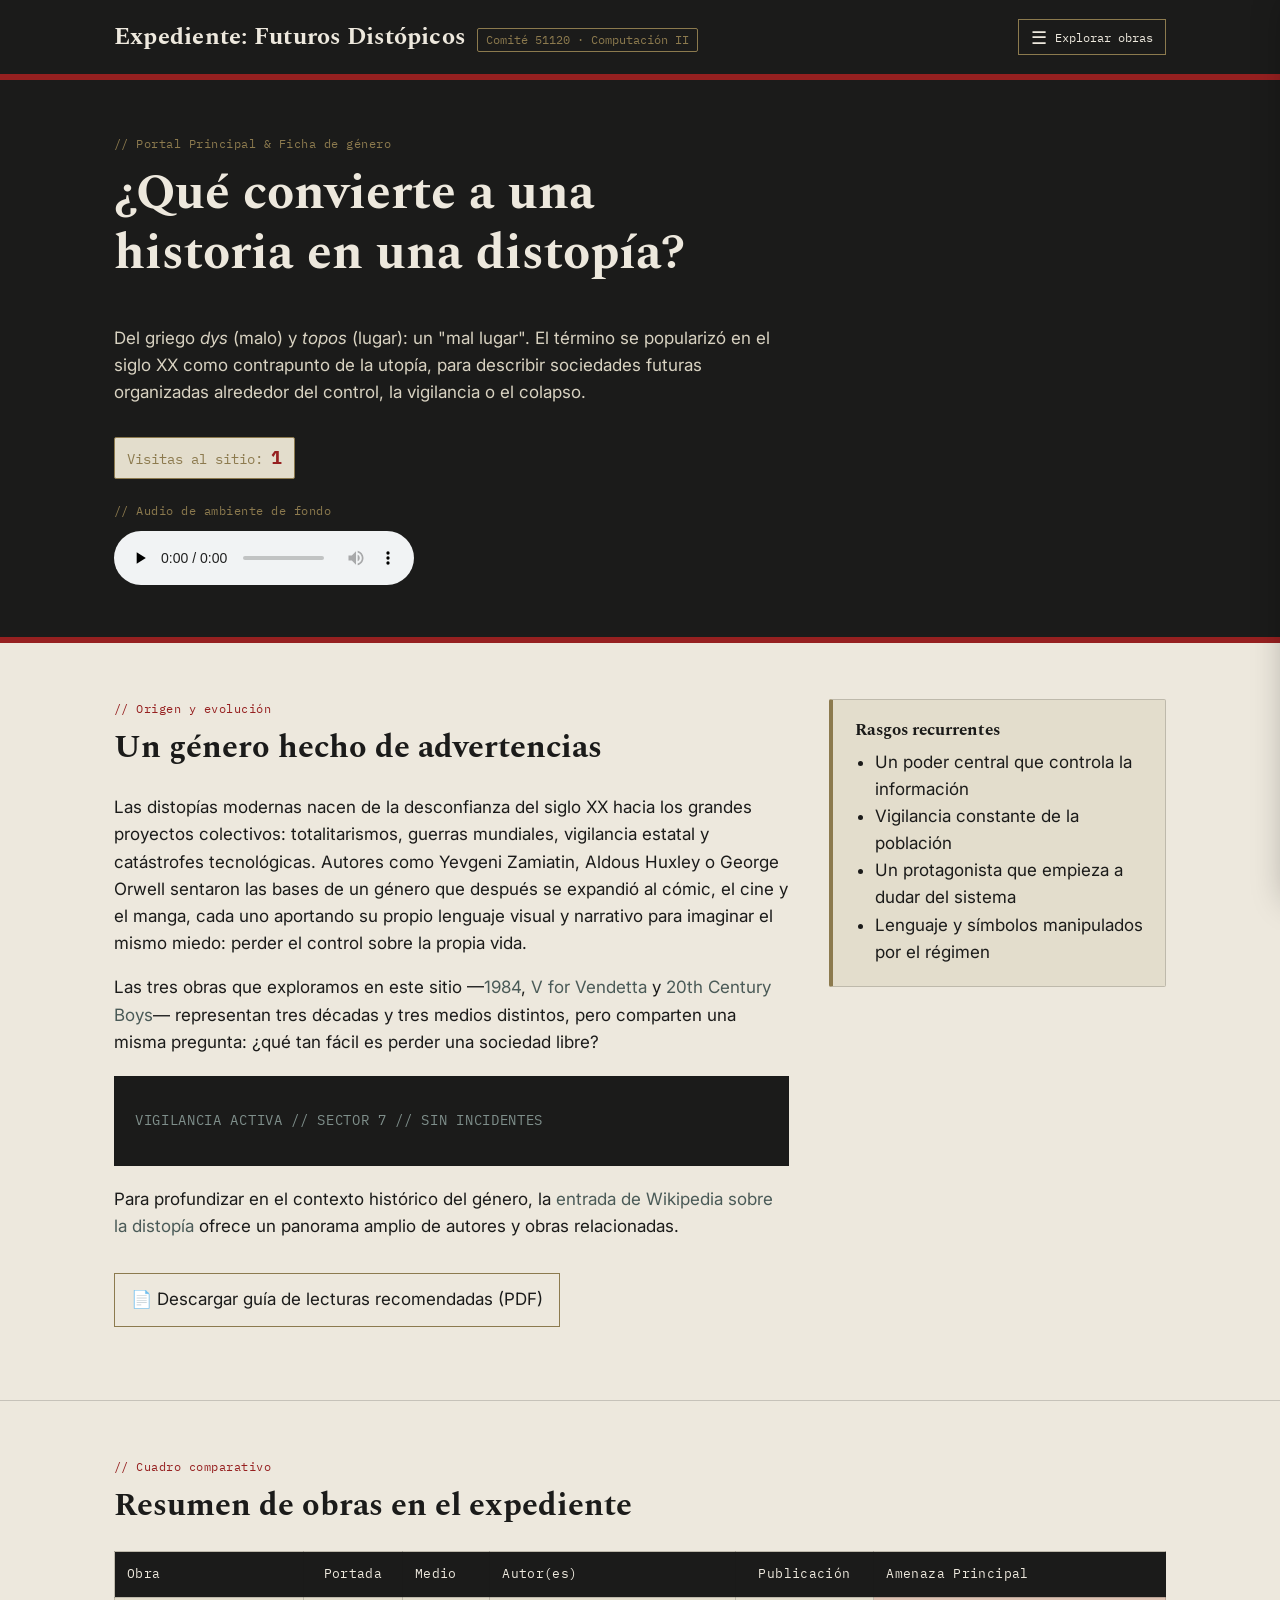
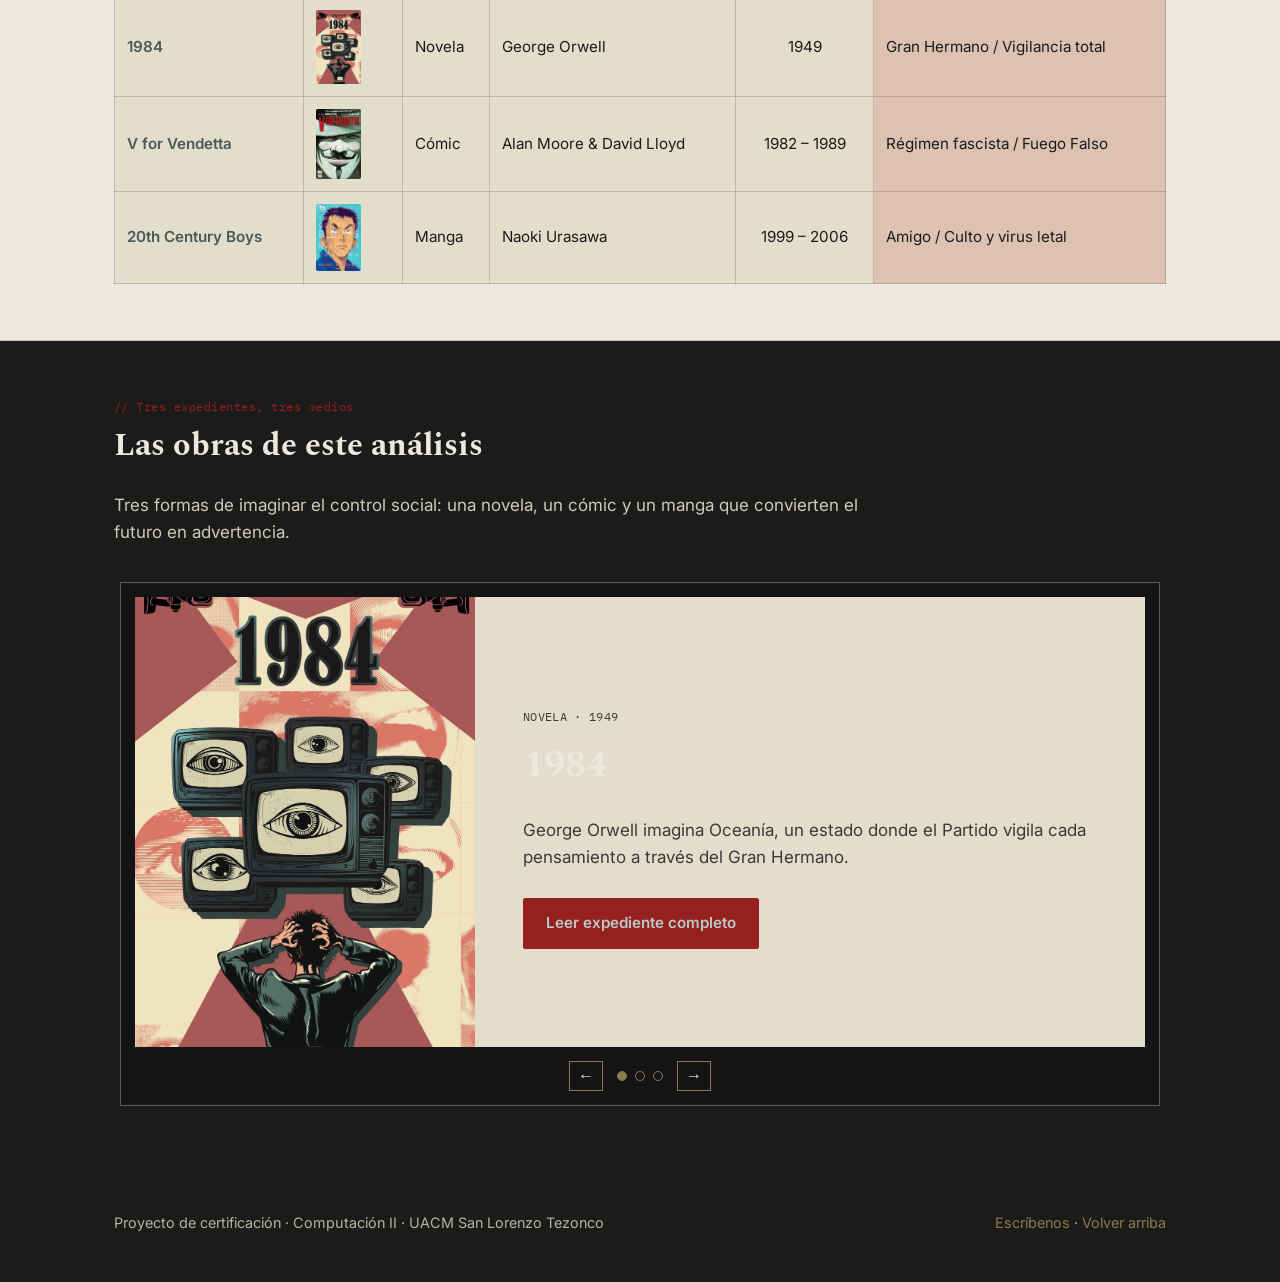
<file: index.html>
<!DOCTYPE html>
<html lang="es">
<head>
<meta charset="UTF-8">
<meta name="viewport" content="width=device-width, initial-scale=1">
<title>El género distópico — Expediente: Futuros Distópicos</title>
<meta name="description" content="Historia y rasgos del género de ficción distópica, con tabla comparativa de las tres obras analizadas.">
<link rel="icon" href="img/favicon.png" type="image/png">
<link href="https://fonts.googleapis.com/css2?family=Spectral:wght@400;600;700&family=Inter:wght@400;500;600;700&family=IBM+Plex+Mono:wght@400;500&display=swap" rel="stylesheet">
<link rel="stylesheet" href="css/tema.css">
<!-- 5.a Hoja de estilo externa -->
<link rel="stylesheet" href="css/styles.css">
<!-- 5.b Estilos incrustados específicos de esta página -->
<style>
  .genre-hero{
    background: var(--ink);
    color: var(--paper);
    padding: 54px 0 44px;
    border-bottom: 6px solid var(--red);
  }
  .genre-hero h1{ color: var(--paper); max-width: 22ch; }
  .counter-box { font-family: var(--mono); font-size: 0.85rem; color: var(--gold); border: 1px solid var(--gold); display: inline-block; padding: 6px 12px; margin-top: 14px; }
  .doc-link{
    display: inline-flex;
    align-items: center;
    gap: 10px;
    border: 1px solid var(--gold);
    padding: 12px 16px;
    margin-top: 16px;
    color: var(--ink);
  }
  .doc-link:hover{ background: var(--gold); color: var(--paper); }
</style>
</head>
<body>
<a class="skip-link" href="#contenido-principal">Saltar al contenido</a>

<header class="site-header">
  <div class="site-header__bar">
    <div class="site-header__title">
      <a href="index.html">Expediente: Futuros Distópicos</a>
      <span class="site-header__tag">Comité 51120 · Computación II</span>
    </div>
    <button class="nav-toggle" type="button" aria-expanded="false" aria-controls="menu-principal"><span class="nav-toggle__icon" aria-hidden="true">☰</span> Explorar obras</button>
    <nav class="side-menu" id="menu-principal" aria-label="Navegación por categorías" aria-hidden="true">
      <div class="side-menu__header"><p class="side-menu__title">Explorar el expediente</p><button class="side-menu__close" type="button" aria-label="Cerrar menú">×</button></div>
      <a class="side-menu__main" href="index.html" aria-current="page">El género</a>
      <details><summary>Novelas</summary><ul><li><a href="1984.html">1984</a></li></ul></details>
      <details><summary>Cómics</summary><ul><li><a href="v-for-vendetta.html">V for Vendetta</a></li></ul></details>
      <details><summary>Manga</summary><ul><li><a href="20th-century-boys.html">20th Century Boys</a></li></ul></details>
      <!-- Añadir aquí nuevas categorías y sus obras conforme crezca el expediente. -->
      <a class="side-menu__main" href="contacto.html">Contacto</a>
    </nav>
  </div>
</header>

<main id="contenido-principal">

  <section class="genre-hero">
    <div class="container">
      <p class="section-label" style="color:var(--gold);">// Portal Principal &amp; Ficha de género</p>
      <h1>¿Qué convierte a una historia en una distopía?</h1>
      <p class="lede" style="color:#d8d2c1; max-width:60ch;">Del griego <em>dys</em> (malo) y <em>topos</em> (lugar): un "mal lugar". El término se popularizó en el siglo XX como contrapunto de la utopía, para describir sociedades futuras organizadas alrededor del control, la vigilancia o el colapso.</p>

      <!-- 13. Contador de visitas en portada con localStorage -->
      <div class="counter-box" id="contador-home" aria-live="polite">
        Visitas al sitio: <strong id="contador-home-numero">—</strong>
      </div>

      <!-- 12.3 Audio de fondo en home (sin loop) -->
      <div style="margin-top:22px;">
        <p class="section-label" style="color:var(--gold);">// Audio de ambiente de fondo</p>
        <audio controls preload="none" src="media/ambiente-fondo.mp3"></audio>
      </div>
    </div>
  </section>

  <section class="file-section">
    <div class="container layout-two">
      <article class="dossier-copy">
        <p class="section-label">// Origen y evolución</p>
        <h2>Un género hecho de advertencias</h2>
        <p>Las distopías modernas nacen de la desconfianza del siglo XX hacia los grandes proyectos colectivos: totalitarismos, guerras mundiales, vigilancia estatal y catástrofes tecnológicas. Autores como Yevgeni Zamiatin, Aldous Huxley o George Orwell sentaron las bases de un género que después se expandió al cómic, el cine y el manga, cada uno aportando su propio lenguaje visual y narrativo para imaginar el mismo miedo: perder el control sobre la propia vida.</p>
        <p>Las tres obras que exploramos en este sitio —<a href="1984.html">1984</a>, <a href="v-for-vendetta.html">V for Vendetta</a> y <a href="20th-century-boys.html">20th Century Boys</a>— representan tres décadas y tres medios distintos, pero comparten una misma pregunta: ¿qué tan fácil es perder una sociedad libre?</p>

        <div class="scanline-wrap" aria-hidden="true">
          <!-- 12.1 Animación (línea de escaneo en bucle) -->
          <div class="scanline"></div>
        </div>

        <p>
          Para profundizar en el contexto histórico del género, la
          <!-- 8.3 Hiperenlace a sitio externo, 9. abre en nueva ventana -->
          <a href="https://es.wikipedia.org/wiki/Distop%C3%ADa" target="_blank" rel="noopener noreferrer">entrada de Wikipedia sobre la distopía</a> ofrece un panorama amplio de autores y obras relacionadas.
        </p>

        <p id="lecturas">
          <!-- 8.4 Hiperenlace a un documento -->
          <a class="doc-link" href="docs/lecturas-recomendadas.pdf" target="_blank">
            📄 Descargar guía de lecturas recomendadas (PDF)
          </a>
        </p>
      </article>

      <aside class="sidenote">
        <h3>Rasgos recurrentes</h3>
        <ul>
          <li>Un poder central que controla la información</li>
          <li>Vigilancia constante de la población</li>
          <li>Un protagonista que empieza a dudar del sistema</li>
          <li>Lenguaje y símbolos manipulados por el régimen</li>
        </ul>
      </aside>
    </div>
  </section>

  <!-- 10. Tabla con >3 columnas/renglones, celda de imagen y celda con color distinto -->
  <section class="file-section">
    <div class="container">
      <p class="section-label">// Cuadro comparativo</p>
      <h2>Resumen de obras en el expediente</h2>
      <div style="overflow-x:auto; margin-top:20px;">
        <table class="dossier-table" style="width:100%; border-collapse:collapse; background:var(--paper-dark); border:1px solid var(--line);">
          <thead>
            <tr style="background-color: var(--ink); color: var(--paper);">
              <th style="padding:12px; border:1px solid var(--line); text-align:left;">Obra</th>
              <th style="padding:12px; border:1px solid var(--line); text-align:center;">Portada</th>
              <th style="padding:12px; border:1px solid var(--line); text-align:left;">Medio</th>
              <th style="padding:12px; border:1px solid var(--line); text-align:left;">Autor(es)</th>
              <th style="padding:12px; border:1px solid var(--line); text-align:center;">Publicación</th>
              <th style="padding:12px; border:1px solid var(--line); text-align:left;">Amenaza Principal</th>
            </tr>
          </thead>
          <tbody>
            <tr>
              <td style="padding:12px; border:1px solid var(--line); font-weight:600;"><a href="1984.html">1984</a></td>
              <td style="padding:12px; border:1px solid var(--line); text-align:center;"><img src="img/1984-portada.jpg" alt="1984" style="width:45px; height:auto; border-radius:2px;"></td>
              <td style="padding:12px; border:1px solid var(--line);">Novela</td>
              <td style="padding:12px; border:1px solid var(--line);">George Orwell</td>
              <td style="padding:12px; border:1px solid var(--line); text-align:center;">1949</td>
              <td style="padding:12px; border:1px solid var(--line); background-color: rgba(184, 41, 27, 0.15); color: var(--ink);">Gran Hermano / Vigilancia total</td>
            </tr>
            <tr>
              <td style="padding:12px; border:1px solid var(--line); font-weight:600;"><a href="v-for-vendetta.html">V for Vendetta</a></td>
              <td style="padding:12px; border:1px solid var(--line); text-align:center;"><img src="img/vendetta-portada.jpg" alt="V for Vendetta" style="width:45px; height:auto; border-radius:2px;"></td>
              <td style="padding:12px; border:1px solid var(--line);">Cómic</td>
              <td style="padding:12px; border:1px solid var(--line);">Alan Moore &amp; David Lloyd</td>
              <td style="padding:12px; border:1px solid var(--line); text-align:center;">1982 – 1989</td>
              <td style="padding:12px; border:1px solid var(--line); background-color: rgba(184, 41, 27, 0.15); color: var(--ink);">Régimen fascista / Fuego Falso</td>
            </tr>
            <tr>
              <td style="padding:12px; border:1px solid var(--line); font-weight:600;"><a href="20th-century-boys.html">20th Century Boys</a></td>
              <td style="padding:12px; border:1px solid var(--line); text-align:center;"><img src="img/20cb-portada.jpg" alt="20th Century Boys" style="width:45px; height:auto; border-radius:2px;"></td>
              <td style="padding:12px; border:1px solid var(--line);">Manga</td>
              <td style="padding:12px; border:1px solid var(--line);">Naoki Urasawa</td>
              <td style="padding:12px; border:1px solid var(--line); text-align:center;">1999 – 2006</td>
              <td style="padding:12px; border:1px solid var(--line); background-color: rgba(184, 41, 27, 0.15); color: var(--ink);">Amigo / Culto y virus letal</td>
            </tr>
          </tbody>
        </table>
      </div>
    </div>
  </section>

  <!-- 7. Carrusel de imágenes -->
  <section class="file-section file-section--dark" id="obras">
    <div class="container">
      <p class="section-label">// Tres expedientes, tres medios</p>
      <h2>Las obras de este análisis</h2>
      <p style="max-width:70ch; color:#cfc9b8;">Tres formas de imaginar el control social: una novela, un cómic y un manga que convierten el futuro en advertencia.</p>
      <div class="carousel works-carousel" aria-roledescription="carrusel" aria-label="Las obras de este análisis">
        <div class="carousel__track">
          <article class="carousel__slide work-carousel-card is-active" aria-label="1 de 3: 1984">
            <img src="img/1984-portada.jpg" alt="Portada de 1984">
            <div class="work-carousel-card__body"><p class="work-card__medium">NOVELA · 1949</p><h3>1984</h3><p>George Orwell imagina Oceanía, un estado donde el Partido vigila cada pensamiento a través del Gran Hermano.</p><a class="btn btn--solid" href="1984.html">Leer expediente completo</a></div>
          </article>
          <article class="carousel__slide work-carousel-card" aria-label="2 de 3: V for Vendetta">
            <img src="img/vendetta-portada.jpg" alt="Portada de V for Vendetta">
            <div class="work-carousel-card__body"><p class="work-card__medium">CÓMIC · 1982–1989</p><h3>V for Vendetta</h3><p>Alan Moore y David Lloyd narran la resistencia de un solo hombre contra un régimen fascista en un Reino Unido futuro.</p><a class="btn btn--solid" href="v-for-vendetta.html">Leer expediente completo</a></div>
          </article>
          <article class="carousel__slide work-carousel-card" aria-label="3 de 3: 20th Century Boys">
            <img src="img/20cb-portada.jpg" alt="Portada de 20th Century Boys">
            <div class="work-carousel-card__body"><p class="work-card__medium">MANGA · 1999–2006</p><h3>20th Century Boys</h3><p>Naoki Urasawa sigue a un grupo de amigos que descubre que su juego de infancia se volvió la profecía de un culto real.</p><a class="btn btn--solid" href="20th-century-boys.html">Leer expediente completo</a></div>
          </article>
        </div>
        <div class="carousel__controls"><button class="carousel__prev" type="button" aria-label="Ver obra anterior">←</button><div class="carousel__dots" role="tablist" aria-label="Seleccionar obra"></div><button class="carousel__next" type="button" aria-label="Ver obra siguiente">→</button></div>
      </div>
    </div>
  </section>

</main>

<footer class="site-footer">
  <div class="container">
    <p>Proyecto de certificación · Computación II · UACM San Lorenzo Tezonco</p>
    <p><a href="contacto.html">Escríbenos</a> · <a href="#contenido-principal">Volver arriba</a></p>
  </div>
</footer>

<script src="js/script.js"></script>
<script>
  // 13. Lógica del contador de visitas mediante localStorage
  (function () {
    var el = document.getElementById("contador-home-numero");
    if (el) {
      var key = "expediente-distopias-visitas-home";
      var visitas = parseInt(localStorage.getItem(key) || "0", 10) + 1;
      localStorage.setItem(key, String(visitas));
      el.textContent = visitas.toLocaleString("es-MX");
    }
  })();
</script>
</body>
</html>
</file>
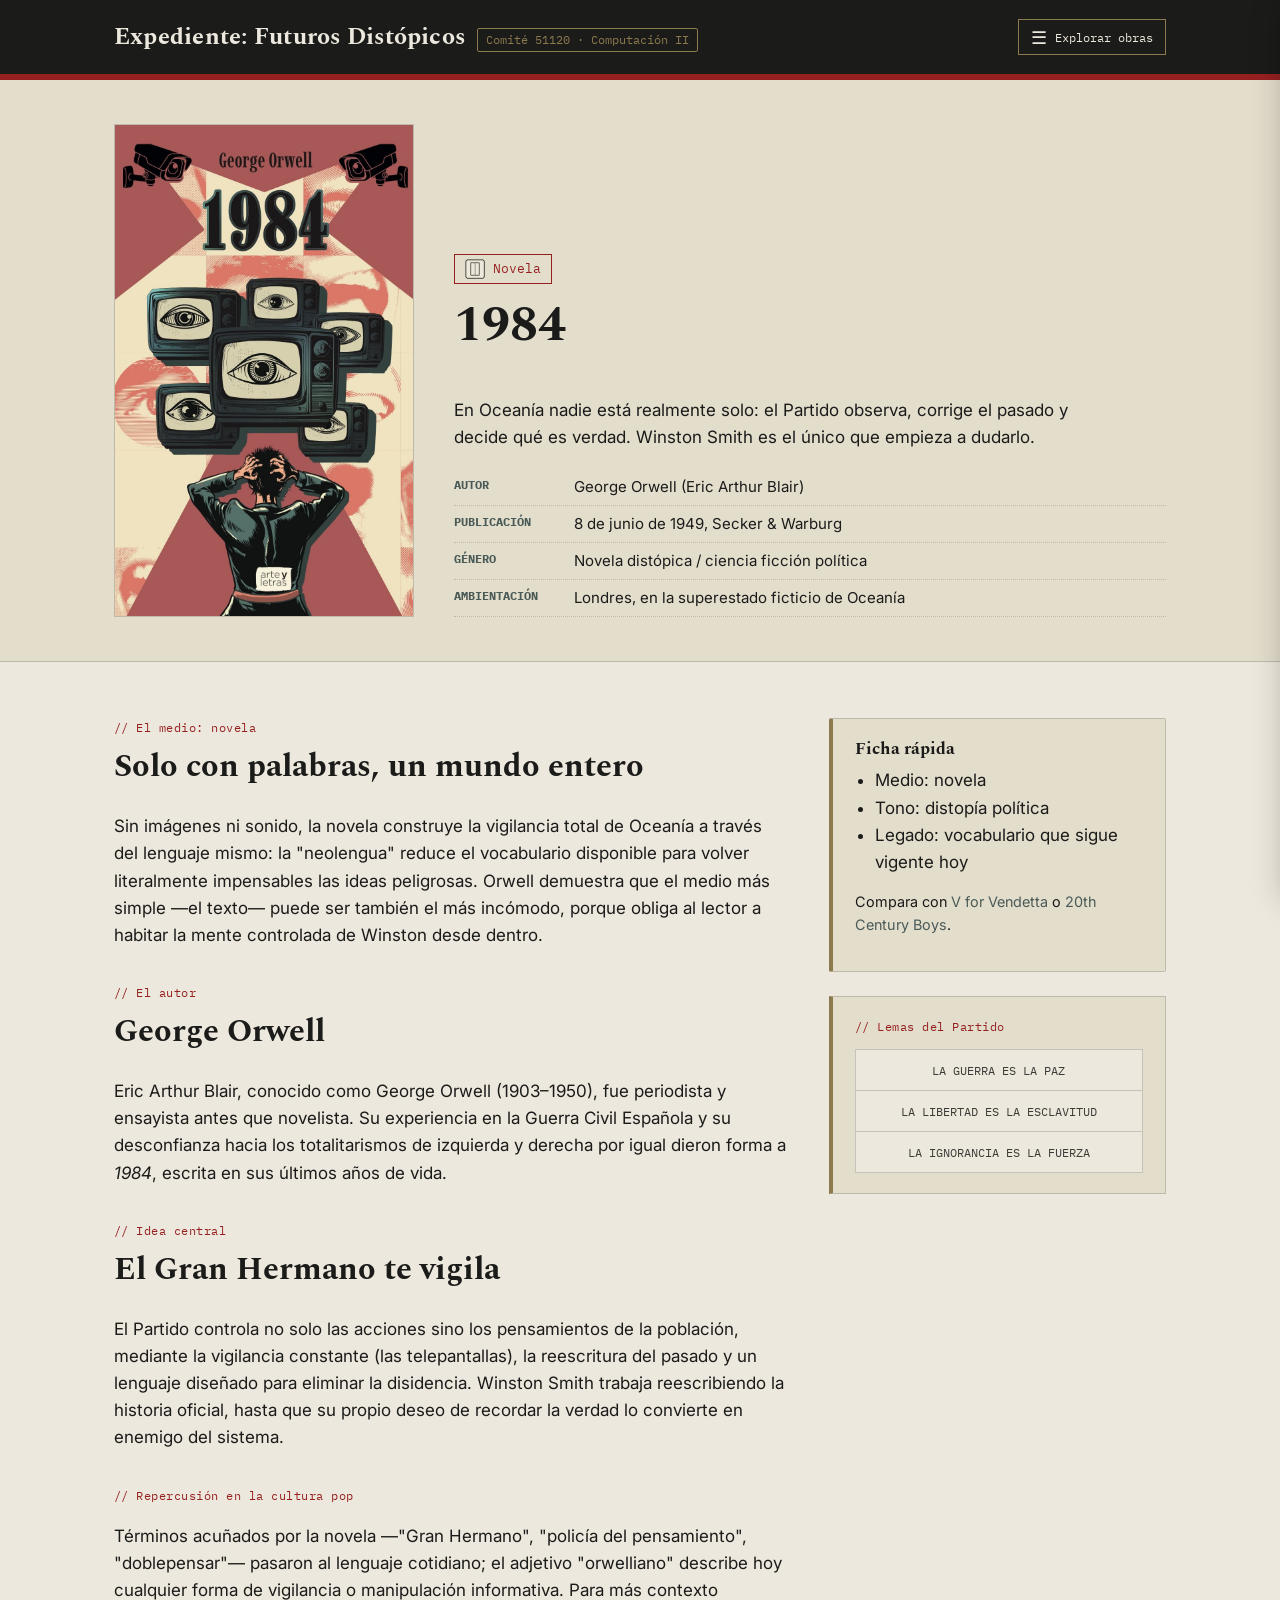
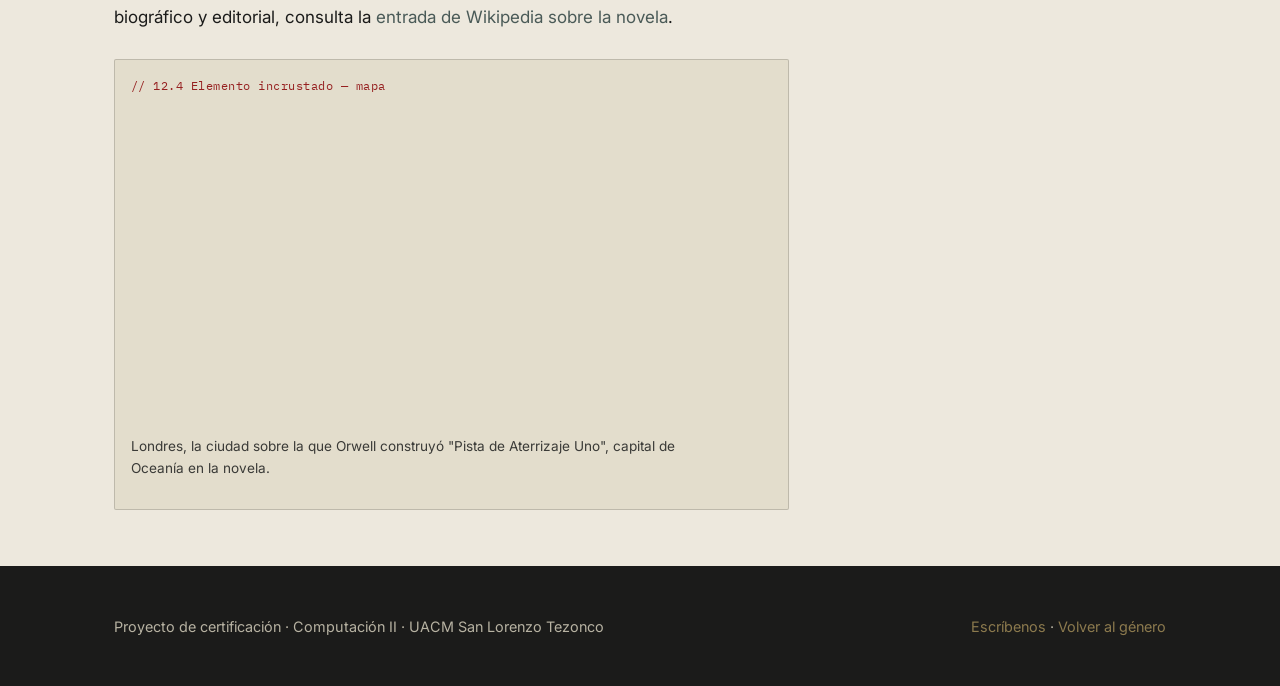
<file: 1984.html>
<!DOCTYPE html>
<html lang="es">
<head>
<meta charset="UTF-8">
<meta name="viewport" content="width=device-width, initial-scale=1">
<title>1984 — Expediente: Futuros Distópicos</title>
<meta name="description" content="Análisis de 1984 de George Orwell: la novela, su autor, idea central y repercusión en la cultura pop.">
<link rel="icon" href="img/favicon.png" type="image/png">
<link href="https://fonts.googleapis.com/css2?family=Spectral:wght@400;600;700&family=Inter:wght@400;500;600;700&family=IBM+Plex+Mono:wght@400;500&display=swap" rel="stylesheet">
<link rel="stylesheet" href="css/tema.css">
<link rel="stylesheet" href="css/styles.css">
<link rel="stylesheet" href="css/obras.css">
</head>
<body class="work-page work-page--novel">
<a class="skip-link" href="#contenido-principal">Saltar al contenido</a>

<header class="site-header">
  <div class="site-header__bar">
    <div class="site-header__title">
      <a href="index.html">Expediente: Futuros Distópicos</a>
      <span class="site-header__tag">Comité 51120 · Computación II</span>
    </div>
    <button class="nav-toggle" type="button" aria-expanded="false" aria-controls="menu-principal"><span class="nav-toggle__icon" aria-hidden="true">☰</span> Explorar obras</button>
    <nav class="side-menu" id="menu-principal" aria-label="Navegación por categorías" aria-hidden="true">
      <div class="side-menu__header"><p class="side-menu__title">Explorar el expediente</p><button class="side-menu__close" type="button" aria-label="Cerrar menú">×</button></div>
      <a class="side-menu__main" href="index.html">El género</a>
      <details open><summary>Novelas</summary><ul><li><a href="1984.html" aria-current="page">1984</a></li></ul></details>
      <details><summary>Cómics</summary><ul><li><a href="v-for-vendetta.html">V for Vendetta</a></li></ul></details>
      <details><summary>Manga</summary><ul><li><a href="20th-century-boys.html">20th Century Boys</a></li></ul></details>
      <!-- Añadir aquí nuevas categorías y sus obras conforme crezca el expediente. -->
      <a class="side-menu__main" href="contacto.html">Contacto</a>
    </nav>
  </div>
</header>

<main id="contenido-principal">

  <section class="work-hero">
    <div class="container">
      <img class="work-hero__cover" src="img/1984-portada.jpg" alt="Ilustración conceptual del expediente de 1984: un ojo vigilante rodeado de líneas de radar sobre fondo de papel envejecido.">
      <div>
        <span class="medium-badge"><img src="img/icono-libro.png" alt="">Novela</span>
        <h1>1984</h1>
        <p class="lede" style="max-width:56ch;">En Oceanía nadie está realmente solo: el Partido observa, corrige el pasado y decide qué es verdad. Winston Smith es el único que empieza a dudarlo.</p>
        <ul class="fact-list">
          <li><b>Autor</b> George Orwell (Eric Arthur Blair)</li>
          <li><b>Publicación</b> 8 de junio de 1949, Secker &amp; Warburg</li>
          <li><b>Género</b> Novela distópica / ciencia ficción política</li>
          <li><b>Ambientación</b> Londres, en la superestado ficticio de Oceanía</li>
        </ul>
      </div>
    </div>
  </section>

  <section class="file-section">
    <div class="container layout-two">
      <article class="dossier-copy">
        <p class="section-label">// El medio: novela</p>
        <h2>Solo con palabras, un mundo entero</h2>
        <p>Sin imágenes ni sonido, la novela construye la vigilancia total de Oceanía a través del lenguaje mismo: la "neolengua" reduce el vocabulario disponible para volver literalmente impensables las ideas peligrosas. Orwell demuestra que el medio más simple —el texto— puede ser también el más incómodo, porque obliga al lector a habitar la mente controlada de Winston desde dentro.</p>

        <p class="section-label" style="margin-top:34px;">// El autor</p>
        <h2>George Orwell</h2>
        <p>Eric Arthur Blair, conocido como George Orwell (1903–1950), fue periodista y ensayista antes que novelista. Su experiencia en la Guerra Civil Española y su desconfianza hacia los totalitarismos de izquierda y derecha por igual dieron forma a <i>1984</i>, escrita en sus últimos años de vida.</p>

        <p class="section-label" style="margin-top:34px;">// Idea central</p>
        <h2>El Gran Hermano te vigila</h2>
        <p>El Partido controla no solo las acciones sino los pensamientos de la población, mediante la vigilancia constante (las telepantallas), la reescritura del pasado y un lenguaje diseñado para eliminar la disidencia. Winston Smith trabaja reescribiendo la historia oficial, hasta que su propio deseo de recordar la verdad lo convierte en enemigo del sistema.</p>

        <p class="section-label" style="margin-top:34px;">// Repercusión en la cultura pop</p>
        <p>Términos acuñados por la novela —"Gran Hermano", "policía del pensamiento", "doblepensar"— pasaron al lenguaje cotidiano; el adjetivo "orwelliano" describe hoy cualquier forma de vigilancia o manipulación informativa. Para más contexto biográfico y editorial, consulta la
        <a href="https://es.wikipedia.org/wiki/Nineteen_Eighty-Four" target="_blank" rel="noopener noreferrer">entrada de Wikipedia sobre la novela</a>.</p>

        <div class="media-embed" style="margin-top:28px;">
          <p class="section-label">// 12.4 Elemento incrustado — mapa</p>
          <iframe
            src="https://www.google.com/maps?q=London,+United+Kingdom&output=embed"
            title="Mapa de Londres, escenario de la novela 1984"
            height="320"
            loading="lazy"
            referrerpolicy="no-referrer-when-downgrade"></iframe>
          <p class="form-note" style="margin-top:10px;">Londres, la ciudad sobre la que Orwell construyó "Pista de Aterrizaje Uno", capital de Oceanía en la novela.</p>
        </div>
      </article>

      <div class="sidebar-stack">
      <aside class="sidenote">
        <h3>Ficha rápida</h3>
        <ul>
          <li>Medio: novela</li>
          <li>Tono: distopía política</li>
          <li>Legado: vocabulario que sigue vigente hoy</li>
        </ul>
        <p style="margin-top:14px; font-size:0.9rem;">
          Compara con <a href="v-for-vendetta.html">V for Vendetta</a> o
          <a href="20th-century-boys.html">20th Century Boys</a>.
        </p>
      </aside>
      <section class="quote-panel" aria-label="Lemas del Partido en 1984">
        <p class="section-label">// Lemas del Partido</p>
        <ul class="quote-panel__list">
          <li>LA GUERRA ES LA PAZ</li>
          <li>LA LIBERTAD ES LA ESCLAVITUD</li>
          <li>LA IGNORANCIA ES LA FUERZA</li>
        </ul>
      </section>
      </div>
    </div>
  </section>

</main>

<footer class="site-footer">
  <div class="container">
    <p>Proyecto de certificación · Computación II · UACM San Lorenzo Tezonco</p>
    <p><a href="contacto.html">Escríbenos</a> · <a href="index.html">Volver al género</a></p>
  </div>
</footer>

<script src="js/script.js"></script>
</body>
</html>
</file>
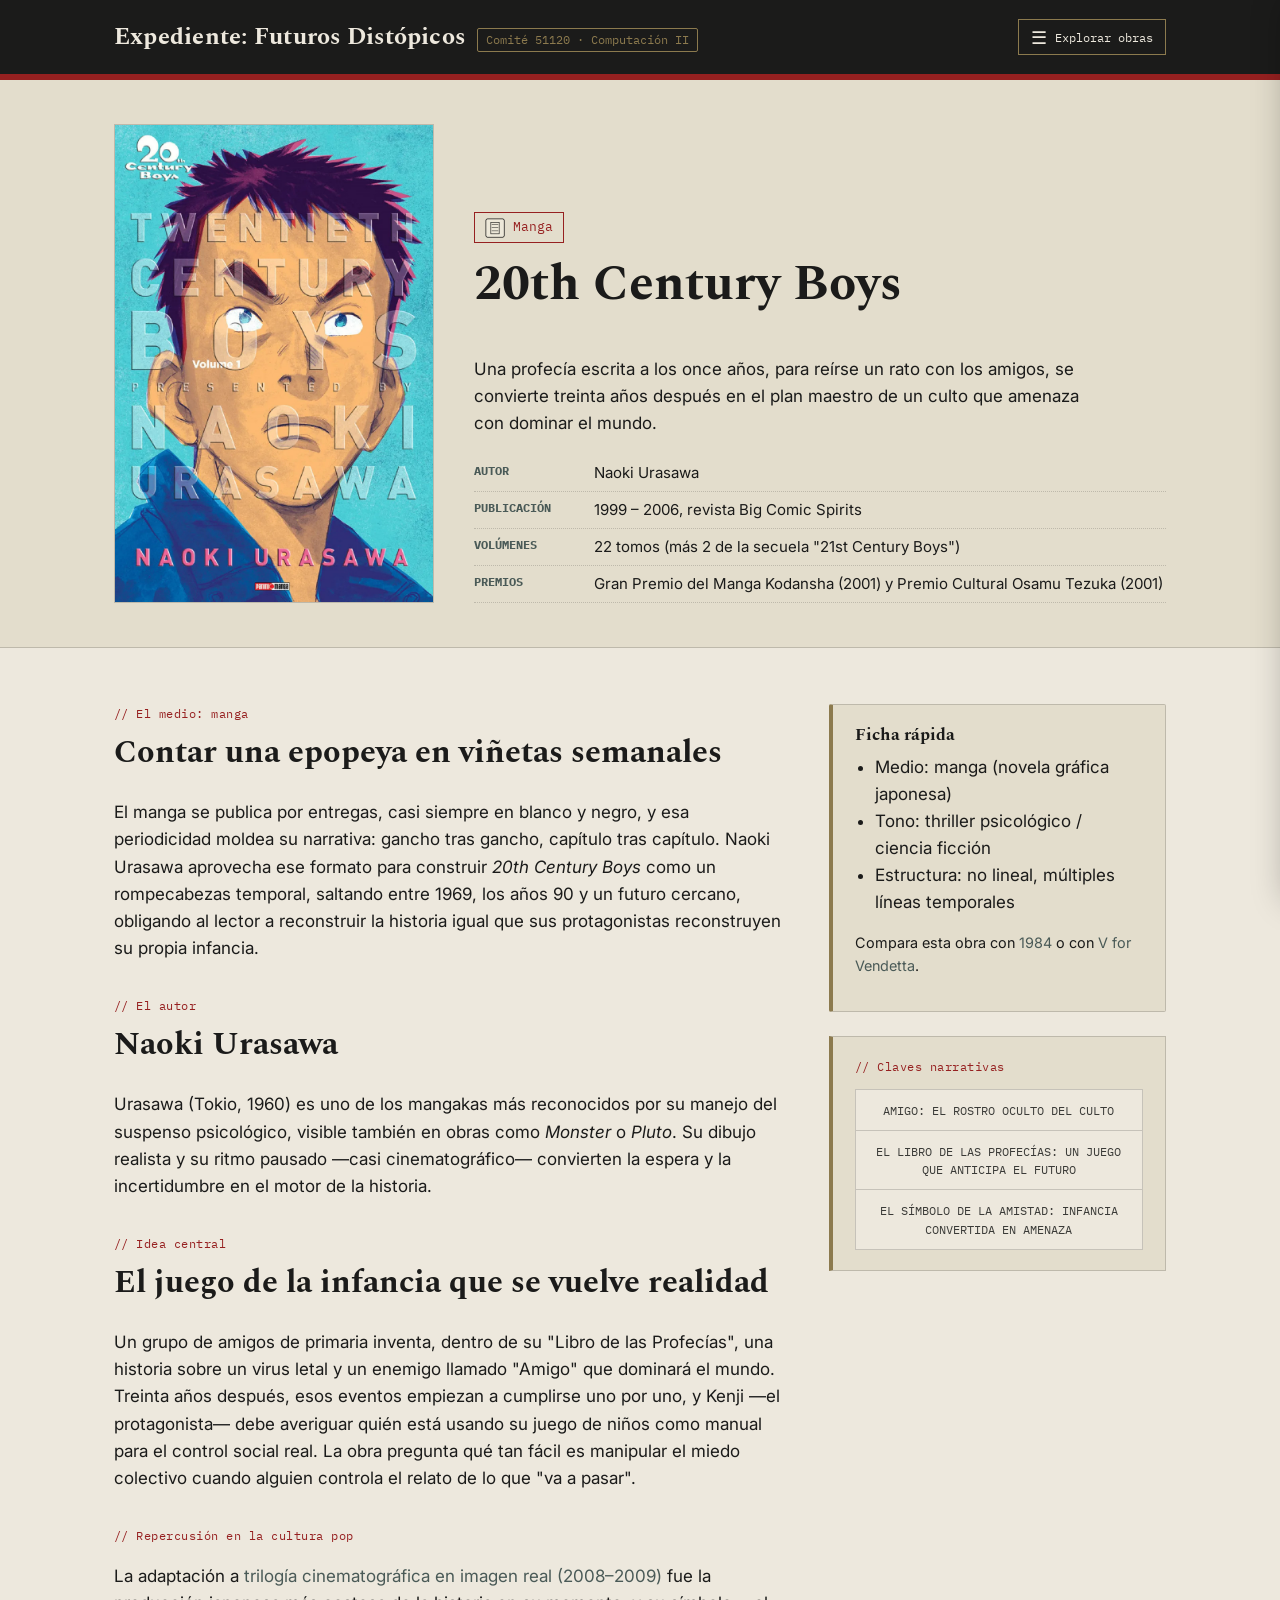
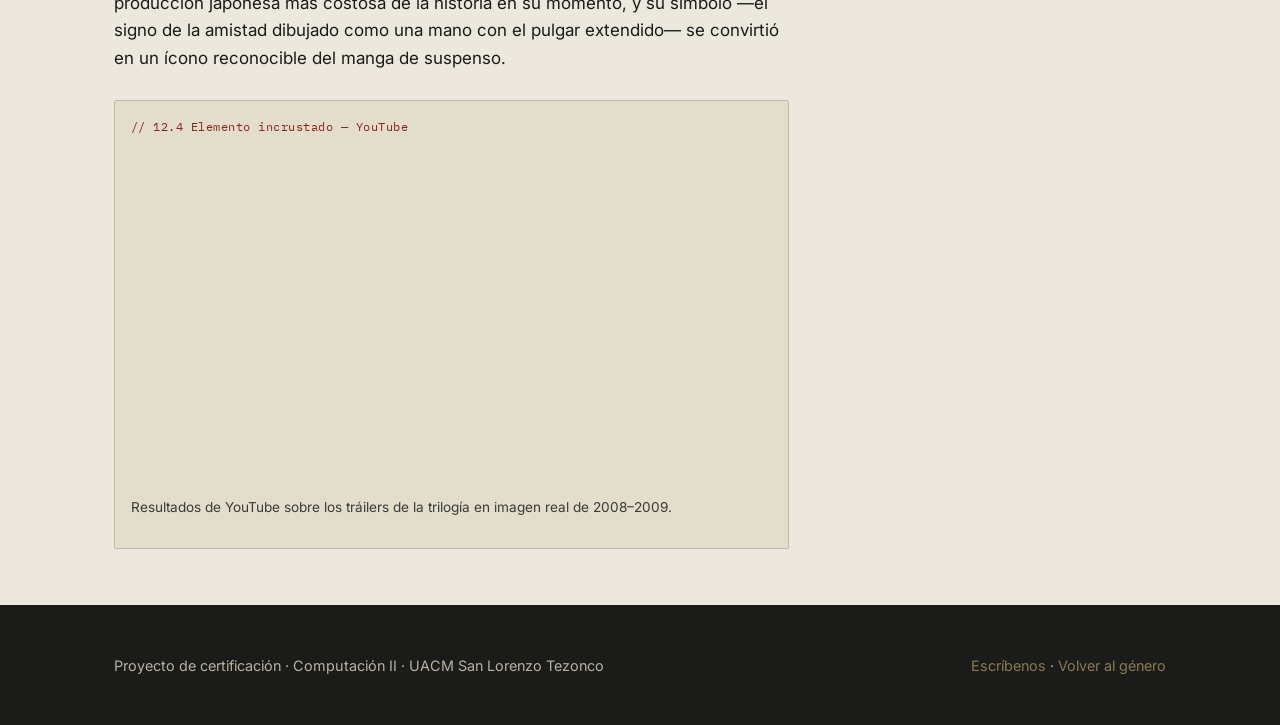
<file: 20th-century-boys.html>
<!DOCTYPE html>
<html lang="es">
<head>
<meta charset="UTF-8">
<meta name="viewport" content="width=device-width, initial-scale=1">
<title>20th Century Boys — Expediente: Futuros Distópicos</title>
<meta name="description" content="Análisis de 20th Century Boys de Naoki Urasawa: el manga, su autor, idea central y repercusión en la cultura pop.">
<link rel="icon" href="img/favicon.png" type="image/png">
<link href="https://fonts.googleapis.com/css2?family=Spectral:wght@400;600;700&family=Inter:wght@400;500;600;700&family=IBM+Plex+Mono:wght@400;500&display=swap" rel="stylesheet">
<link rel="stylesheet" href="css/tema.css">
<link rel="stylesheet" href="css/styles.css">
<link rel="stylesheet" href="css/obras.css">
</head>
<body class="work-page work-page--manga">
<a class="skip-link" href="#contenido-principal">Saltar al contenido</a>

<header class="site-header">
  <div class="site-header__bar">
    <div class="site-header__title">
      <a href="index.html">Expediente: Futuros Distópicos</a>
      <span class="site-header__tag">Comité 51120 · Computación II</span>
    </div>
    <button class="nav-toggle" type="button" aria-expanded="false" aria-controls="menu-principal"><span class="nav-toggle__icon" aria-hidden="true">☰</span> Explorar obras</button>
    <nav class="side-menu" id="menu-principal" aria-label="Navegación por categorías" aria-hidden="true">
      <div class="side-menu__header"><p class="side-menu__title">Explorar el expediente</p><button class="side-menu__close" type="button" aria-label="Cerrar menú">×</button></div>
      <a class="side-menu__main" href="index.html">El género</a>
      <details><summary>Novelas</summary><ul><li><a href="1984.html">1984</a></li></ul></details>
      <details><summary>Cómics</summary><ul><li><a href="v-for-vendetta.html">V for Vendetta</a></li></ul></details>
      <details open><summary>Manga</summary><ul><li><a href="20th-century-boys.html" aria-current="page">20th Century Boys</a></li></ul></details>
      <!-- Añadir aquí nuevas categorías y sus obras conforme crezca el expediente. -->
      <a class="side-menu__main" href="contacto.html">Contacto</a>
    </nav>
  </div>
</header>

<main id="contenido-principal">

  <section class="work-hero">
    <div class="container">
      <img class="work-hero__cover" src="img/20cb-portada.jpg" alt="Ilustración conceptual del expediente de 20th Century Boys: skyline de una ciudad con un gran reloj de cuenta regresiva.">
      <div>
        <span class="medium-badge"><img src="img/icono-manga.png" alt="">Manga</span>
        <h1>20th Century Boys</h1>
        <p class="lede" style="max-width:56ch;">Una profecía escrita a los once años, para reírse un rato con los amigos, se convierte treinta años después en el plan maestro de un culto que amenaza con dominar el mundo.</p>
        <ul class="fact-list">
          <li><b>Autor</b> Naoki Urasawa</li>
          <li><b>Publicación</b> 1999 – 2006, revista Big Comic Spirits</li>
          <li><b>Volúmenes</b> 22 tomos (más 2 de la secuela "21st Century Boys")</li>
          <li><b>Premios</b> Gran Premio del Manga Kodansha (2001) y Premio Cultural Osamu Tezuka (2001)</li>
        </ul>
      </div>
    </div>
  </section>

  <section class="file-section">
    <div class="container layout-two">
      <article class="dossier-copy">
        <p class="section-label">// El medio: manga</p>
        <h2>Contar una epopeya en viñetas semanales</h2>
        <p>El manga se publica por entregas, casi siempre en blanco y negro, y esa periodicidad moldea su narrativa: gancho tras gancho, capítulo tras capítulo. Naoki Urasawa aprovecha ese formato para construir <em>20th Century Boys</em> como un rompecabezas temporal, saltando entre 1969, los años 90 y un futuro cercano, obligando al lector a reconstruir la historia igual que sus protagonistas reconstruyen su propia infancia.</p>

        <p class="section-label" style="margin-top:34px;">// El autor</p>
        <h2>Naoki Urasawa</h2>
        <p>Urasawa (Tokio, 1960) es uno de los mangakas más reconocidos por su manejo del suspenso psicológico, visible también en obras como <i>Monster</i> o <i>Pluto</i>. Su dibujo realista y su ritmo pausado —casi cinematográfico— convierten la espera y la incertidumbre en el motor de la historia.</p>

        <p class="section-label" style="margin-top:34px;">// Idea central</p>
        <h2>El juego de la infancia que se vuelve realidad</h2>
        <p>Un grupo de amigos de primaria inventa, dentro de su "Libro de las Profecías", una historia sobre un virus letal y un enemigo llamado "Amigo" que dominará el mundo. Treinta años después, esos eventos empiezan a cumplirse uno por uno, y Kenji —el protagonista— debe averiguar quién está usando su juego de niños como manual para el control social real. La obra pregunta qué tan fácil es manipular el miedo colectivo cuando alguien controla el relato de lo que "va a pasar".</p>

        <p class="section-label" style="margin-top:34px;">// Repercusión en la cultura pop</p>
        <p>La adaptación a <a href="#trailer">trilogía cinematográfica en imagen real (2008–2009)</a> fue la producción japonesa más costosa de la historia en su momento, y su símbolo —el signo de la amistad dibujado como una mano con el pulgar extendido— se convirtió en un ícono reconocible del manga de suspenso.</p>

        <div class="media-embed" id="trailer" style="margin-top:28px;">
          <p class="section-label">// 12.4 Elemento incrustado — YouTube</p>
          <iframe
            src="https://www.youtube.com/embed?listType=search&list=20th%20Century%20Boys%20trailer%20oficial"
            title="Resultados de YouTube sobre 20th Century Boys"
            height="340"
            loading="lazy"
            allow="accelerometer; autoplay; clipboard-write; encrypted-media; gyroscope; picture-in-picture"
            allowfullscreen></iframe>
          <p class="form-note" style="margin-top:10px;">Resultados de YouTube sobre los tráilers de la trilogía en imagen real de 2008–2009.</p>
        </div>
      </article>

      <div class="sidebar-stack">
      <aside class="sidenote">
        <h3>Ficha rápida</h3>
        <ul>
          <li>Medio: manga (novela gráfica japonesa)</li>
          <li>Tono: thriller psicológico / ciencia ficción</li>
          <li>Estructura: no lineal, múltiples líneas temporales</li>
        </ul>
        <p style="margin-top:14px; font-size:0.9rem;">
          Compara esta obra con <a href="1984.html">1984</a> o con
          <a href="v-for-vendetta.html">V for Vendetta</a>.
        </p>
      </aside>
      <section class="quote-panel" aria-label="Claves narrativas de 20th Century Boys">
        <p class="section-label">// Claves narrativas</p>
        <ul class="quote-panel__list">
          <li>AMIGO: EL ROSTRO OCULTO DEL CULTO</li>
          <li>EL LIBRO DE LAS PROFECÍAS: UN JUEGO QUE ANTICIPA EL FUTURO</li>
          <li>EL SÍMBOLO DE LA AMISTAD: INFANCIA CONVERTIDA EN AMENAZA</li>
        </ul>
      </section>
      </div>
    </div>
  </section>

</main>

<footer class="site-footer">
  <div class="container">
    <p>Proyecto de certificación · Computación II · UACM San Lorenzo Tezonco</p>
    <p><a href="contacto.html">Escríbenos</a> · <a href="index.html">Volver al género</a></p>
  </div>
</footer>

<script src="js/script.js"></script>
</body>
</html>
</file>
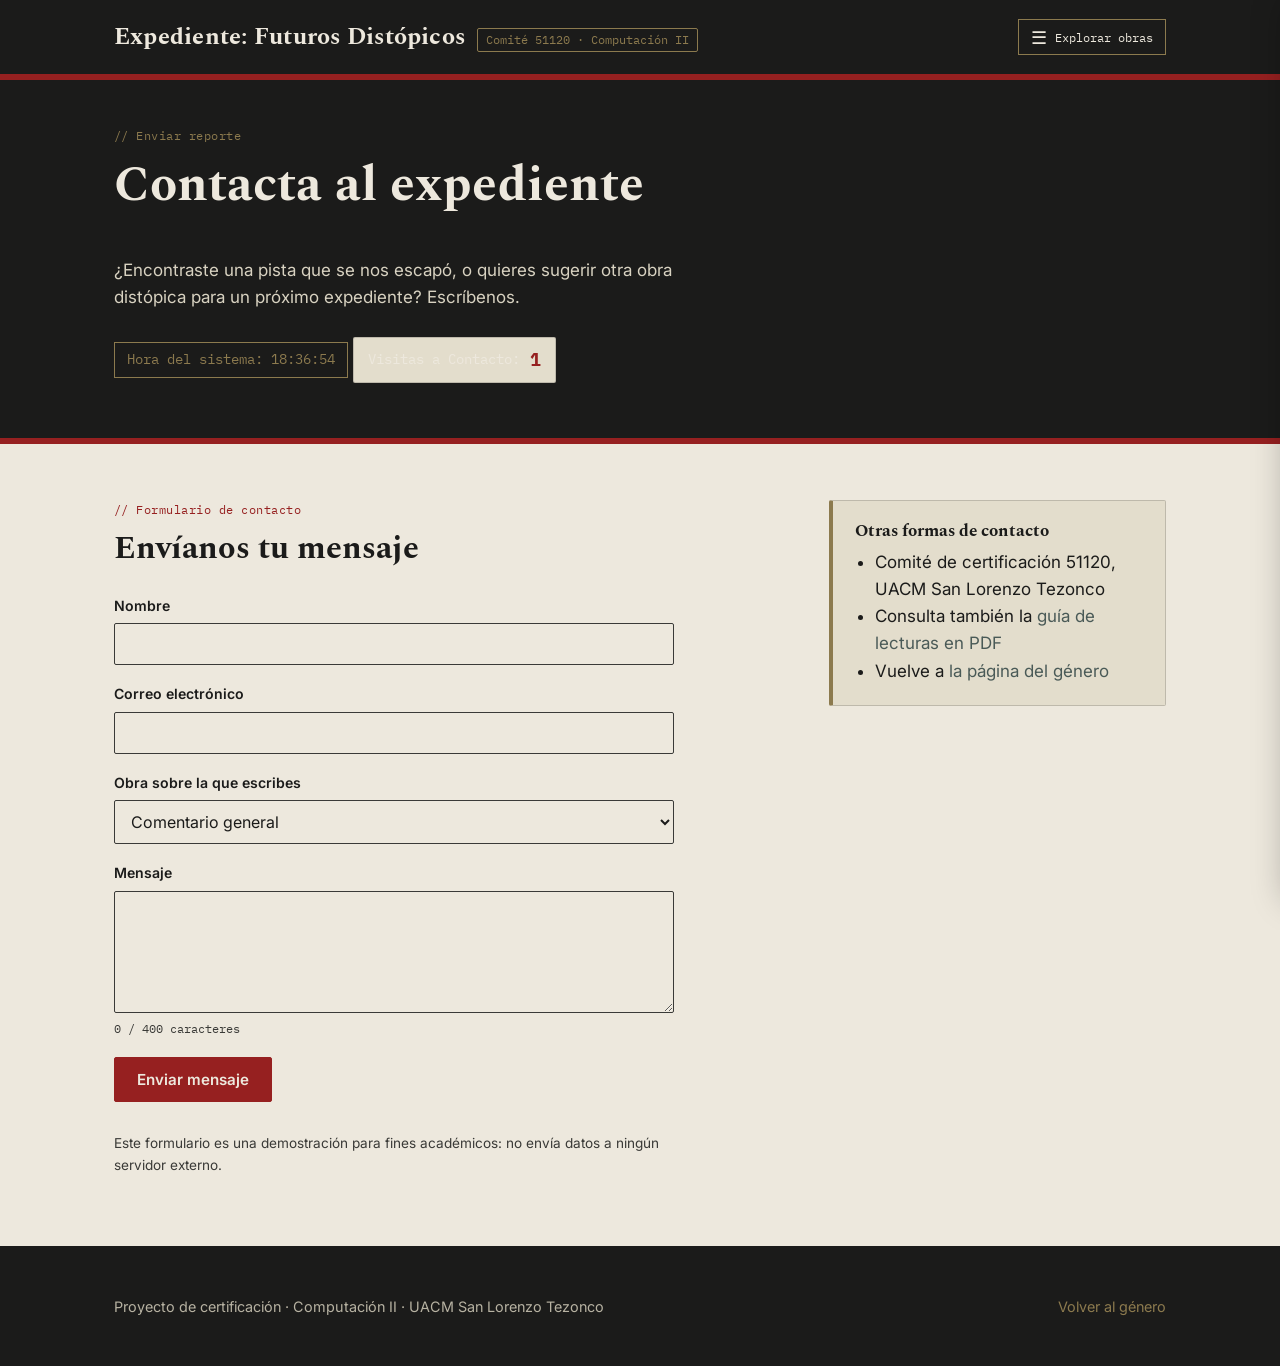
<file: contacto.html>
<!DOCTYPE html>
<html lang="es">
<head>
<meta charset="UTF-8">
<meta name="viewport" content="width=device-width, initial-scale=1">
<title>Contacto — Expediente: Futuros Distópicos</title>
<meta name="description" content="Formulario de contacto del sitio Expediente: Futuros Distópicos.">
<link rel="icon" href="img/favicon.png" type="image/png">
<link href="https://fonts.googleapis.com/css2?family=Spectral:wght@400;600;700&family=Inter:wght@400;500;600;700&family=IBM+Plex+Mono:wght@400;500&display=swap" rel="stylesheet">
<link rel="stylesheet" href="css/tema.css">
<link rel="stylesheet" href="css/styles.css">
<!-- 5.b Estilos incrustados específicos de esta página -->
<style>
  .contact-hero{ background: var(--ink); color: var(--paper); padding: 46px 0; border-bottom: 6px solid var(--red); }
  .contact-hero h1{ color: var(--paper); }
  .clock{
    font-family: var(--mono);
    font-size: 0.85rem;
    color: var(--gold);
    border: 1px solid var(--gold);
    display: inline-block;
    padding: 6px 12px;
    margin-top: 14px;
  }
  .char-count{ font-family: var(--mono); font-size: 0.78rem; color: var(--ink-soft); }
  .char-count[data-warn="true"]{ color: var(--red); }
</style>
</head>
<body>
<a class="skip-link" href="#contenido-principal">Saltar al contenido</a>

<header class="site-header">
  <div class="site-header__bar">
    <div class="site-header__title">
      <a href="index.html">Expediente: Futuros Distópicos</a>
      <span class="site-header__tag">Comité 51120 · Computación II</span>
    </div>
    <button class="nav-toggle" type="button" aria-expanded="false" aria-controls="menu-principal"><span class="nav-toggle__icon" aria-hidden="true">☰</span> Explorar obras</button>
    <nav class="side-menu" id="menu-principal" aria-label="Navegación por categorías" aria-hidden="true">
      <div class="side-menu__header"><p class="side-menu__title">Explorar el expediente</p><button class="side-menu__close" type="button" aria-label="Cerrar menú">×</button></div>
      <a class="side-menu__main" href="index.html">El género</a>
      <details><summary>Novelas</summary><ul><li><a href="1984.html">1984</a></li></ul></details>
      <details><summary>Cómics</summary><ul><li><a href="v-for-vendetta.html">V for Vendetta</a></li></ul></details>
      <details><summary>Manga</summary><ul><li><a href="20th-century-boys.html">20th Century Boys</a></li></ul></details>
      <!-- Añadir aquí nuevas categorías y sus obras conforme crezca el expediente. -->
      <a class="side-menu__main" href="contacto.html" aria-current="page">Contacto</a>
    </nav>
  </div>
</header>

<main id="contenido-principal">

  <section class="contact-hero">
    <div class="container">
      <p class="section-label" style="color:var(--gold);">// Enviar reporte</p>
      <h1>Contacta al expediente</h1>
      <p style="max-width:56ch; color:#d8d2c1;">¿Encontraste una pista que se nos escapó, o quieres sugerir otra obra distópica para un próximo expediente? Escríbenos.</p>
      <p class="clock" id="reloj" aria-live="off">Hora del sistema: --:--:--</p>
      <div class="counter-box" id="contador-contacto" aria-live="polite">
        Visitas a Contacto: <strong id="contador-contacto-numero">—</strong>
      </div>
    </div>
  </section>

  <section class="file-section">
    <div class="container layout-two">
      <article>
        <p class="section-label">// Formulario de contacto</p>
        <h2>Envíanos tu mensaje</h2>
        <form id="contact-form" class="form-grid" novalidate>
          <div class="form-field">
            <label for="nombre">Nombre</label>
            <input type="text" id="nombre" name="nombre" required autocomplete="name">
          </div>
          <div class="form-field">
            <label for="email">Correo electrónico</label>
            <input type="email" id="email" name="email" required autocomplete="email">
          </div>
          <div class="form-field">
            <label for="obra">Obra sobre la que escribes</label>
            <select id="obra" name="obra">
              <option value="general">Comentario general</option>
              <option value="1984">1984</option>
              <option value="vendetta">V for Vendetta</option>
              <option value="20cb">20th Century Boys</option>
              <option value="sugerencia">Sugerencia de otra obra</option>
            </select>
          </div>
          <div class="form-field">
            <label for="mensaje">Mensaje</label>
            <textarea id="mensaje" name="mensaje" rows="5" maxlength="400" required></textarea>
            <!-- 13. Segundo script del sitio: contador de caracteres -->
            <span class="char-count" id="char-count">0 / 400 caracteres</span>
          </div>
          <div class="form-actions">
            <button type="submit" class="btn btn--solid" style="border-color:var(--red); background:var(--red);">Enviar mensaje</button>
            <span id="form-status" role="status"></span>
          </div>
          <p class="form-note">Este formulario es una demostración para fines académicos: no envía datos a ningún servidor externo.</p>
        </form>
      </article>

      <aside class="sidenote">
        <h3>Otras formas de contacto</h3>
        <ul>
          <li>Comité de certificación 51120, UACM San Lorenzo Tezonco</li>
          <li>Consulta también la <a href="index.html#lecturas">guía de lecturas en PDF</a></li>
          <li>Vuelve a <a href="index.html">la página del género</a></li>
        </ul>
      </aside>
    </div>
  </section>

</main>

<footer class="site-footer">
  <div class="container">
    <p>Proyecto de certificación · Computación II · UACM San Lorenzo Tezonco</p>
    <p><a href="index.html">Volver al género</a></p>
  </div>
</footer>

<script src="js/script.js"></script>
<script>
  function actualizarReloj() {
    var el = document.getElementById("reloj");
    var ahora = new Date();
    var hh = String(ahora.getHours()).padStart(2, "0");
    var mm = String(ahora.getMinutes()).padStart(2, "0");
    var ss = String(ahora.getSeconds()).padStart(2, "0");
    el.textContent = "Hora del sistema: " + hh + ":" + mm + ":" + ss;
  }
  actualizarReloj();
  setInterval(actualizarReloj, 1000);

  (function () {
    var el = document.getElementById("contador-contacto-numero");
    var key = "expediente-distopias-visitas-contacto";
    var visitas = parseInt(localStorage.getItem(key) || "0", 10) + 1;
    localStorage.setItem(key, String(visitas));
    el.textContent = visitas.toLocaleString("es-MX");
  })();

  var textarea = document.getElementById("mensaje");
  var contador = document.getElementById("char-count");
  textarea.addEventListener("input", function () {
    var len = textarea.value.length;
    contador.textContent = len + " / 400 caracteres";
    contador.setAttribute("data-warn", len > 360 ? "true" : "false");
  });

  document.getElementById("contact-form").addEventListener("submit", function (e) {
    e.preventDefault();
    var status = document.getElementById("form-status");
    status.textContent = "Mensaje registrado. ¡Gracias por escribir!";
    status.setAttribute("data-state", "ok");
    this.reset();
    contador.textContent = "0 / 400 caracteres";
  });
</script>
</body>
</html>
</file>
<file: css/tema.css>
/* Tema padre: una única paleta para todo el expediente. */
:root {
  --color-fondo: #ede8dd;
  --color-superficie: #e3ddcc;
  --color-texto: #1b1b1a;
  --color-texto-suave: #3a3a37;
  --color-acento: #962020;
  --color-acento-oscuro: #6e1717;
  --color-enlace: #4a5a57;
  --color-detalle: #8c7a4e;
  --color-linea: rgba(27, 27, 26, 0.18);

  /* Alias de compatibilidad para las páginas existentes. */
  --paper: var(--color-fondo);
  --paper-dark: var(--color-superficie);
  --ink: var(--color-texto);
  --ink-soft: var(--color-texto-suave);
  --red: var(--color-acento);
  --red-dark: var(--color-acento-oscuro);
  --teal: var(--color-enlace);
  --gold: var(--color-detalle);
  --line: var(--color-linea);
  --radius: 2px;
  --serif: "Spectral", "DejaVu Serif", Georgia, serif;
  --sans: "Inter", "Liberation Sans", Arial, sans-serif;
  --mono: "IBM Plex Mono", "DejaVu Sans Mono", monospace;
}
</file>
<file: css/styles.css>
/* =========================================================
   Expediente: Futuros Distopicos
   Hoja de estilo global (5.a - estilos globales externos)
   ========================================================= */

*{ box-sizing: border-box; }

html{ scroll-behavior: smooth; }

body{
  margin: 0;
  background: var(--paper);
  color: var(--ink);
  font-family: var(--sans);
  font-size: 17px;
  line-height: 1.6;
}

img{ max-width: 100%; display: block; }

a{ color: var(--teal); text-decoration: none; }
a:hover, a:focus{ color: var(--red); }

:focus-visible{
  outline: 3px solid var(--red);
  outline-offset: 2px;
}

h1, h2, h3{
  font-family: var(--serif);
  font-weight: 700;
  color: var(--ink);
  line-height: 1.2;
  margin-top: 0;
}

h1{ font-size: clamp(2rem, 4vw, 3.1rem); }
h2{ font-size: clamp(1.4rem, 2.6vw, 2rem); }
h3{ font-size: 1.2rem; }

p{ max-width: 68ch; }

.container{
  max-width: 1100px;
  margin: 0 auto;
  padding: 0 24px;
}

/* ---------- Encabezado (capa 1) ---------- */
.site-header{
  background: var(--ink);
  color: var(--paper);
  border-bottom: 6px solid var(--red);
}

.site-header__bar{
  display: flex;
  align-items: center;
  justify-content: space-between;
  gap: 24px;
  padding: 18px 24px;
  max-width: 1100px;
  margin: 0 auto;
  flex-wrap: wrap;
}

.site-header__title{
  display: flex;
  align-items: baseline;
  gap: 12px;
}

.site-header__title a{
  color: var(--paper);
  font-family: var(--serif);
  font-size: 1.5rem;
  font-weight: 700;
  letter-spacing: 0.01em;
}
.site-header__title a:hover{ color: var(--red); }

.site-header__tag{
  font-family: var(--mono);
  font-size: 0.72rem;
  color: var(--gold);
  border: 1px solid var(--gold);
  padding: 2px 8px;
  border-radius: var(--radius);
}

/* ---------- Menú lateral de obras ---------- */
.nav-toggle{
  margin-left: auto;
  display: inline-flex;
  align-items: center;
  gap: 8px;
  border: 1px solid var(--gold);
  background: transparent;
  color: var(--paper);
  padding: 8px 12px;
  font: 0.78rem var(--mono);
  cursor: pointer;
}
.nav-toggle:hover, .nav-toggle:focus{ background: var(--red); border-color: var(--red); }
.nav-toggle__icon{ font-size: 1.15rem; line-height: 1; }
.side-menu{
  position: fixed;
  top: 0;
  right: 0;
  z-index: 120;
  width: min(360px, 88vw);
  height: 100dvh;
  overflow-y: auto;
  padding: 26px 24px 40px;
  background: var(--ink);
  border-left: 4px solid var(--red);
  box-shadow: -12px 0 32px rgba(0,0,0,.28);
  transform: translateX(105%);
  transition: transform .22s ease;
}
.side-menu.is-open{ transform: translateX(0); }
.side-menu__header{ display: flex; align-items: center; justify-content: space-between; gap: 16px; margin-bottom: 20px; }
.side-menu__title{ margin: 0; color: var(--paper); font: 700 1.25rem var(--serif); }
.side-menu__close{ border: 0; background: transparent; color: var(--paper); font-size: 1.6rem; cursor: pointer; }
.side-menu a{ color: var(--paper); }
.side-menu a:hover, .side-menu a:focus{ color: var(--gold); }
.side-menu__main{ display: block; padding: 11px 0; border-top: 1px solid rgba(237,232,221,.2); font-weight: 600; }
.side-menu details{ border-top: 1px solid rgba(237,232,221,.2); }
.side-menu summary{ color: var(--gold); padding: 12px 0; cursor: pointer; font: .78rem var(--mono); text-transform: uppercase; letter-spacing: .04em; }
.side-menu ul{ list-style: none; margin: 0 0 12px; padding: 0 0 0 14px; }
.side-menu li{ margin: 8px 0; }
.menu-backdrop{ position: fixed; inset: 0; z-index: 110; background: rgba(0,0,0,.52); opacity: 0; pointer-events: none; transition: opacity .22s ease; }
.menu-backdrop.is-visible{ opacity: 1; pointer-events: auto; }

/* Navegacion (3.- lista no numerada, aparece en todas las paginas) */
.nav-menu{
  list-style: none;
  display: flex;
  flex-wrap: wrap;
  gap: 4px 6px;
  margin: 0;
  padding: 0;
}

.nav-menu a{
  color: var(--paper);
  font-size: 0.95rem;
  padding: 8px 12px;
  display: inline-block;
  border-radius: var(--radius);
  transition: color 0.15s ease, background-color 0.15s ease;
}

/* 4.- Los enlaces cambian de color al pasar el mouse */
.nav-menu a:hover,
.nav-menu a:focus{
  color: var(--paper);
  background: var(--red);
}

.nav-menu a[aria-current="page"]{
  border-bottom: 2px solid var(--red);
}

/* ---------- Layout principal (capa 2: section / article / aside) ---------- */
main{ display: block; }

.file-section{
  padding: 56px 0;
  border-bottom: 1px solid var(--line);
}
.file-section:last-of-type{ border-bottom: none; }

.file-section--dark{
  background: var(--ink);
  color: var(--paper-dark);
}
.file-section--dark h2, .file-section--dark h3{ color: var(--paper); }
.file-section--dark a{ color: #b9c9c4; }
.file-section--dark a:hover{ color: var(--red); }

.section-label{
  font-family: var(--mono);
  font-size: 0.78rem;
  letter-spacing: 0.04em;
  color: var(--red);
  margin: 0 0 10px;
}

.layout-two{
  display: grid;
  grid-template-columns: 2fr 1fr;
  gap: 40px;
  align-items: start;
}

@media (max-width: 760px){
  .layout-two{ grid-template-columns: 1fr; }
}

article.dossier-copy p{ max-width: 62ch; }

aside.sidenote{
  background: var(--paper-dark);
  border: 1px solid var(--line);
  border-left: 4px solid var(--gold);
  padding: 20px 22px;
  border-radius: var(--radius);
}
.file-section--dark aside.sidenote{
  background: #26241f;
  border-color: #4a463c;
  border-left-color: var(--gold);
}

aside.sidenote h3{ margin-bottom: 8px; font-size: 1.05rem; }
aside.sidenote ul{ padding-left: 20px; margin: 8px 0 0; }

/* ---------- Hero (index) ---------- */
.hero{
  position: relative;
  color: var(--paper);
  background: #1b1b1a url("../img/hero-bg.jpg") center/cover no-repeat;
  padding: 90px 0 70px;
}
.hero::after{
  content: "";
  position: absolute; inset: 0;
  background: linear-gradient(180deg, rgba(27,27,26,0.55), rgba(27,27,26,0.86));
  z-index: 0;
}
.hero .container{ position: relative; z-index: 1; }
.hero__eyebrow{
  font-family: var(--mono);
  color: var(--gold);
  font-size: 0.85rem;
  border: 1px solid var(--gold);
  display: inline-block;
  padding: 4px 10px;
  margin-bottom: 18px;
}
.hero h1{ color: var(--paper); max-width: 16ch; }
.hero p.lede{ max-width: 56ch; color: #d8d2c1; font-size: 1.08rem; }

.hero__actions{ display: flex; gap: 14px; margin-top: 26px; flex-wrap: wrap; }

.btn{
  font-family: var(--sans);
  font-weight: 600;
  font-size: 0.95rem;
  padding: 12px 22px;
  border-radius: var(--radius);
  border: 1px solid var(--paper);
  color: var(--paper);
  background: transparent;
  cursor: pointer;
  display: inline-block;
}
.btn:hover{ background: var(--paper); color: var(--ink); }
.btn--solid{ background: var(--red); border-color: var(--red); color: var(--paper); }
.btn--solid:hover{ background: var(--red-dark); border-color: var(--red-dark); color: var(--paper); }

/* ---------- Carrusel (7.) ---------- */
.carousel{
  position: relative;
  max-width: 560px;
  margin: 0 auto;
  border: 1px solid rgba(237,232,221,0.35);
  background: rgba(0,0,0,0.25);
  padding: 14px;
}
.carousel__track{
  position: relative;
  aspect-ratio: 4 / 5;
  overflow: hidden;
}
.carousel__slide{
  position: absolute; inset: 0;
  opacity: 0;
  pointer-events: none;
  transition: opacity 0.6s ease;
}
.carousel__slide.is-active{ opacity: 1; pointer-events: auto; }
.carousel__slide img{ width: 100%; height: 100%; object-fit: cover; }
.carousel__caption{
  font-family: var(--mono);
  font-size: 0.8rem;
  color: var(--gold);
  margin-top: 10px;
  text-align: center;
}
.carousel__dots{
  display: flex; gap: 8px; justify-content: center; margin-top: 10px;
}
.carousel__dots button{
  width: 10px; height: 10px; border-radius: 50%;
  border: 1px solid var(--gold); background: transparent; cursor: pointer; padding: 0;
}
.carousel__dots button.is-active{ background: var(--gold); }

.works-carousel{ max-width: 1040px; margin-top: 36px; }
.works-carousel .carousel__track{ aspect-ratio: auto; min-height: 450px; }
.work-carousel-card{
  display: grid;
  grid-template-columns: minmax(230px, 340px) 1fr;
  background: var(--paper-dark);
  color: var(--ink);
}
.work-carousel-card img{ width: 100%; height: 100%; min-height: 450px; object-fit: cover; }
.work-carousel-card__body{ display: flex; flex-direction: column; justify-content: center; padding: 44px 48px; }
.work-carousel-card__body h3{ margin: 4px 0 12px; font-size: clamp(1.7rem, 3vw, 2.4rem); }
.work-carousel-card__body p{ color: var(--ink-soft); }
.work-carousel-card__body .btn{ align-self: flex-start; margin-top: 10px; }
.carousel__controls{ display: flex; align-items: center; justify-content: center; gap: 14px; margin-top: 14px; }
.carousel__controls > button{ border: 1px solid var(--gold); background: transparent; color: var(--paper); width: 34px; height: 30px; cursor: pointer; font-size: 1rem; }
.carousel__controls > button:hover, .carousel__controls > button:focus{ background: var(--red); border-color: var(--red); }
.carousel__controls .carousel__dots{ margin-top: 0; }
@media (max-width: 620px){
  .works-carousel .carousel__track{ min-height: 560px; }
  .work-carousel-card{ grid-template-columns: 1fr; }
  .work-carousel-card img{ min-height: 220px; max-height: 250px; }
  .work-carousel-card__body{ padding: 24px; }
}

/* ---------- Tarjetas de obras ---------- */
.works-grid{
  display: grid;
  grid-template-columns: repeat(3, 1fr);
  gap: 24px;
}
@media (max-width: 820px){ .works-grid{ grid-template-columns: 1fr; } }

.work-card{
  background: var(--paper-dark);
  border: 1px solid var(--line);
  overflow: hidden;
  display: flex;
  flex-direction: column;
}
.work-card img{ aspect-ratio: 3/4; object-fit: cover; }
.work-card__body{ padding: 18px 20px 22px; }
.work-card__medium{
  font-family: var(--mono);
  font-size: 0.72rem;
  color: var(--red);
  letter-spacing: 0.03em;
}
.work-card h3{ margin: 6px 0 8px; }
.work-card p{ font-size: 0.95rem; color: var(--ink-soft); }

/* ---------- Tabla comparativa (10.) ---------- */
.table-wrap{ overflow-x: auto; }
table.dossier-table{
  border-collapse: collapse;
  width: 100%;
  min-width: 640px;
  font-size: 0.95rem;
}
table.dossier-table caption{
  text-align: left;
  font-family: var(--mono);
  font-size: 0.8rem;
  color: var(--teal);
  margin-bottom: 10px;
}
table.dossier-table th, table.dossier-table td{
  border: 1px solid var(--line);
  padding: 12px 14px;
  text-align: left;
  vertical-align: middle;
}
table.dossier-table thead th{
  background: var(--ink);
  color: var(--paper);
  font-family: var(--mono);
  font-weight: 400;
  font-size: 0.8rem;
  letter-spacing: 0.03em;
}
table.dossier-table td img{ width: 64px; border-radius: var(--radius); }
table.dossier-table tr.is-highlighted td{
  background: #e3d2c9;
}

/* ---------- Formulario (14.) ---------- */
.form-grid{
  display: grid;
  gap: 18px;
  max-width: 560px;
}
.form-field{ display: flex; flex-direction: column; gap: 6px; }
.form-field label{ font-size: 0.88rem; font-weight: 600; }
.form-field input,
.form-field select,
.form-field textarea{
  font-family: var(--sans);
  font-size: 1rem;
  padding: 10px 12px;
  border: 1px solid var(--ink-soft);
  background: var(--paper);
  color: var(--ink);
  border-radius: var(--radius);
}
.form-field input:focus,
.form-field select:focus,
.form-field textarea:focus{
  border-color: var(--red);
}
.form-actions{ display: flex; align-items: center; gap: 16px; }
.form-note{ font-size: 0.85rem; color: var(--ink-soft); }
#form-status{ font-family: var(--mono); font-size: 0.85rem; }
#form-status[data-state="ok"]{ color: var(--teal); }

/* ---------- Contador y utilitarios ---------- */
.counter-box{
  display: inline-flex;
  align-items: center;
  gap: 10px;
  font-family: var(--mono);
  font-size: 0.85rem;
  border: 1px solid var(--line);
  padding: 8px 14px;
  border-radius: var(--radius);
  background: var(--paper-dark);
}
.counter-box strong{ font-size: 1.1rem; color: var(--red); }

.stamp{
  display: inline-block;
  border: 3px solid var(--red);
  color: var(--red);
  font-family: var(--mono);
  font-weight: 700;
  padding: 4px 10px;
  transform: rotate(-4deg);
  border-radius: var(--radius);
}

/* 12.1 animacion (linea de escaneo) */
.scanline-wrap{
  position: relative;
  border: 1px solid var(--line);
  background: var(--ink);
  height: 90px;
  overflow: hidden;
  margin: 20px 0;
}
.scanline-wrap::before{
  content: "VIGILANCIA ACTIVA // SECTOR 7 // SIN INCIDENTES";
  position: absolute;
  top: 50%; left: 20px; transform: translateY(-50%);
  color: #7f8f8b;
  font-family: var(--mono);
  font-size: 0.85rem;
  letter-spacing: 0.05em;
}
.scanline{
  position: absolute;
  top: 0; left: -20%;
  width: 20%; height: 100%;
  background: linear-gradient(90deg, transparent, rgba(150,32,32,0.55), transparent);
  animation: scan 3.2s linear infinite;
}
@keyframes scan{
  0%{ left: -20%; }
  100%{ left: 100%; }
}
@media (prefers-reduced-motion: reduce){
  .scanline{ animation: none; display: none; }
}

/* ---------- Pie de pagina (capa 3) ---------- */
.site-footer{
  background: var(--ink);
  color: #b7b2a2;
  padding: 34px 0;
  font-size: 0.9rem;
}
.site-footer .container{
  display: flex;
  justify-content: space-between;
  gap: 16px;
  flex-wrap: wrap;
}
.site-footer a{ color: var(--gold); }
.site-footer a:hover{ color: var(--red); }

/* ---------- Utilidades ---------- */
.visually-hidden{
  position: absolute; width: 1px; height: 1px; overflow: hidden;
  clip: rect(0 0 0 0); white-space: nowrap;
}
.skip-link{
  position: absolute; left: -999px; top: 0;
  background: var(--red); color: #fff; padding: 10px 16px; z-index: 100;
}

.scroll-top{
  position: fixed;
  right: 22px;
  bottom: 22px;
  z-index: 90;
  width: 46px;
  height: 46px;
  border: 1px solid var(--gold);
  border-radius: 50%;
  background: var(--ink);
  color: var(--paper);
  font-size: 1.25rem;
  cursor: pointer;
  box-shadow: 0 4px 12px rgba(0,0,0,.22);
  opacity: 0;
  pointer-events: none;
  transform: translateY(10px);
  transition: opacity .18s ease, transform .18s ease, background-color .18s ease;
}
.scroll-top.is-visible{ opacity: 1; pointer-events: auto; transform: translateY(0); }
.scroll-top:hover, .scroll-top:focus{ background: var(--red); border-color: var(--red); }
.skip-link:focus{ left: 10px; top: 10px; }

.media-embed{
  border: 1px solid var(--line);
  padding: 16px;
  background: var(--paper-dark);
  border-radius: var(--radius);
}
.media-embed iframe, .media-embed video{
  width: 100%;
  border: 0;
  display: block;
}
.media-embed video{ background: #000; }

.tag-list{ list-style: none; padding: 0; display: flex; flex-wrap: wrap; gap: 8px; margin: 14px 0 0; }
.tag-list li{
  font-family: var(--mono); font-size: 0.75rem;
  border: 1px solid var(--gold); color: var(--gold);
  padding: 3px 9px; border-radius: var(--radius);
}
</file>
<file: css/obras.css>
/* Estructura padre para cada expediente de obra.
   Las variantes preservan la identidad de novela, cómic y manga. */
.work-hero { padding: 44px 0; border-bottom: 1px solid var(--line); }
.work-hero .container { display: grid; grid-template-columns: 300px 1fr; gap: 40px; align-items: end; }
.work-hero__cover { border: 1px solid var(--line); }
.work-page--manga .work-hero .container { grid-template-columns: 320px 1fr; }
.work-page--comic .work-hero { background: var(--ink); border-bottom: 6px solid var(--red); }
.work-page--comic .work-hero__cover { border-color: rgba(237, 232, 221, 0.25); }
.work-page--comic .work-hero h1, .work-page--comic .work-hero p { color: var(--paper); }
.work-page--comic .fact-list li { color: #d8d2c1; border-bottom-color: rgba(237, 232, 221, 0.2); }
.work-page--comic .fact-list b, .work-page--comic .medium-badge { color: var(--gold); }
.work-page--comic .medium-badge { border-color: var(--gold); }
.work-page--novel .work-hero, .work-page--manga .work-hero { background: var(--paper-dark); }

.fact-list { list-style: none; padding: 0; margin: 18px 0 0; }
.fact-list li { display: flex; gap: 10px; padding: 6px 0; border-bottom: 1px dotted var(--line); font-size: .94rem; }
.fact-list b { min-width: 110px; color: var(--teal); font-family: var(--mono); font-size: .78rem; text-transform: uppercase; }
.medium-badge { display: inline-flex; align-items: center; gap: 8px; font-family: var(--mono); font-size: .8rem; color: var(--red); border: 1px solid var(--red); padding: 4px 10px; margin-bottom: 12px; }
.medium-badge img { width: 20px; height: 20px; }
.slogans { display: grid; grid-template-columns: repeat(3, 1fr); gap: 14px; margin: 22px 0; }
.slogans div { border: 1px solid var(--line); padding: 14px 16px; font-family: var(--mono); font-size: .82rem; text-align: center; background: var(--paper); }
.work-page video { width: 100%; }
.sidebar-stack { display: grid; gap: 24px; }
.quote-panel { padding: 20px 22px; border: 1px solid var(--line); border-left: 4px solid var(--gold); background: var(--paper-dark); }
.quote-panel__list { list-style: none; margin: 12px 0 0; padding: 0; }
.quote-panel__list li { margin: 0; padding: 11px 12px; border: 1px solid var(--line); border-bottom: 0; background: var(--paper); color: var(--ink-soft); font: .78rem var(--mono); line-height: 1.45; text-align: center; }
.quote-panel__list li:last-child { border-bottom: 1px solid var(--line); }
@media (max-width: 760px) { .work-hero .container, .work-page--manga .work-hero .container { grid-template-columns: 1fr; } }
@media (max-width: 700px) { .slogans { grid-template-columns: 1fr; } }
</file>
